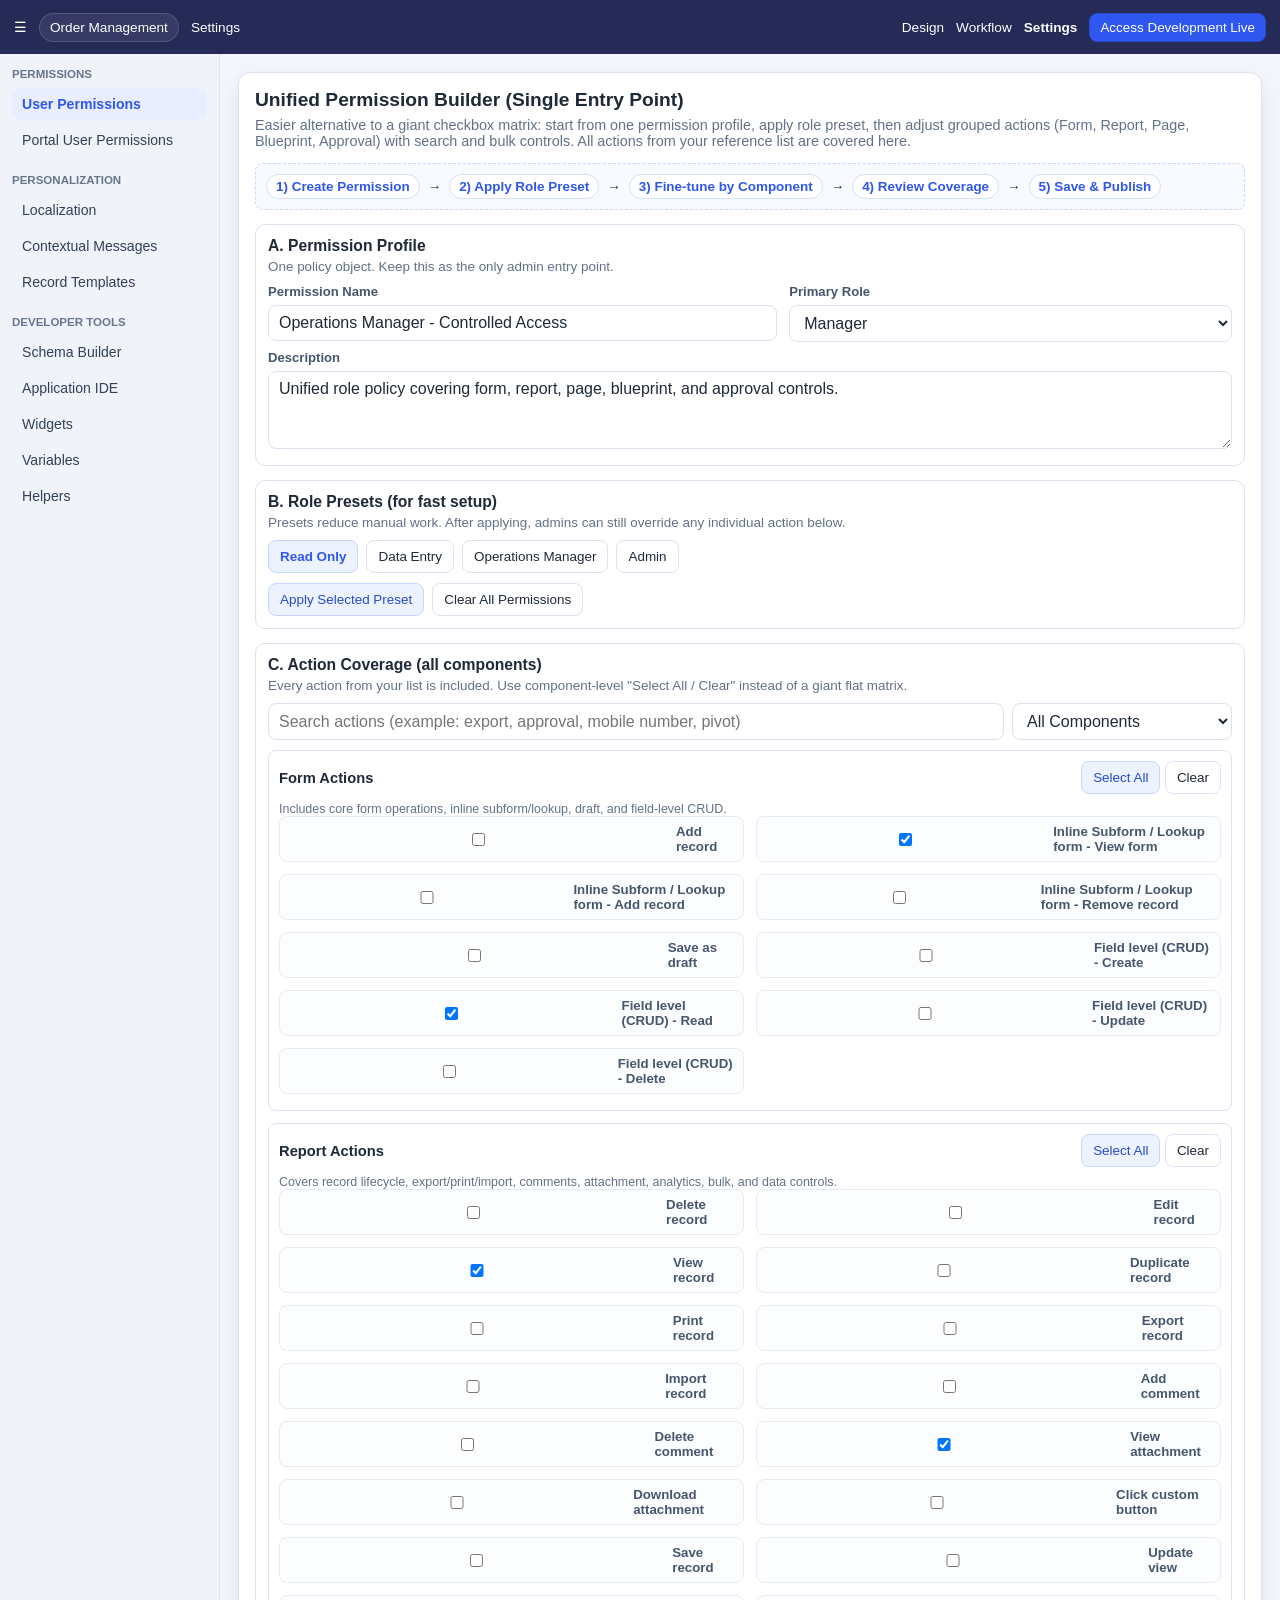
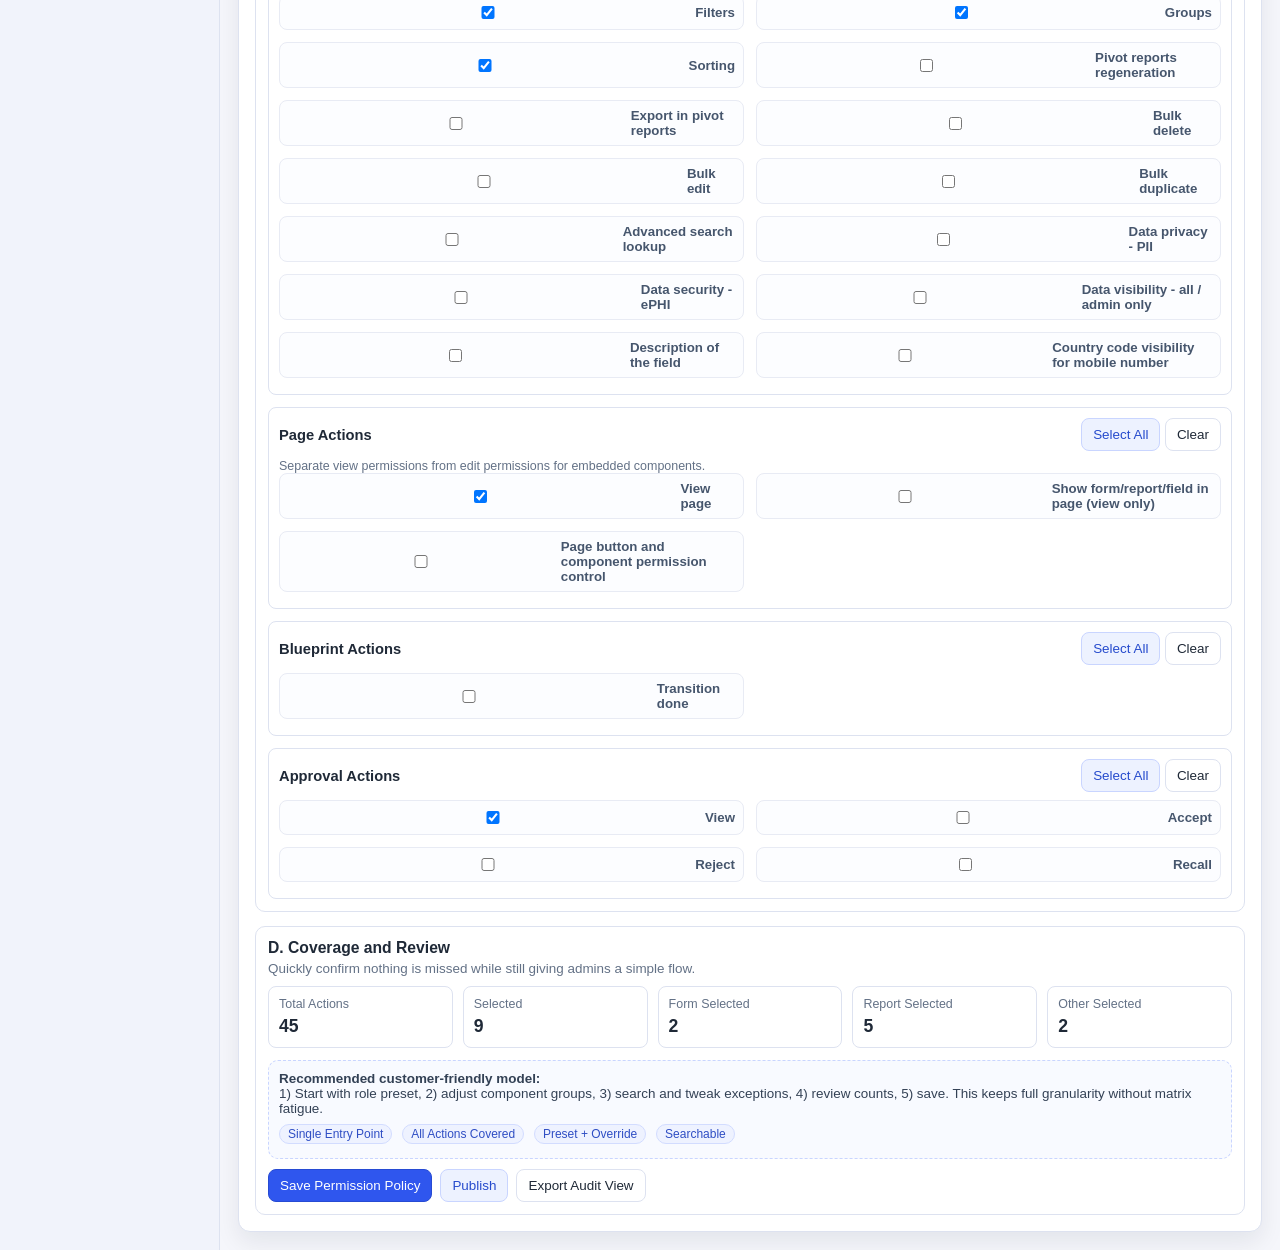
<file: index.html>
<!DOCTYPE html>
<html lang="en">
<head>
  <meta charset="UTF-8" />
  <meta name="viewport" content="width=device-width, initial-scale=1.0" />
  <title>Permission Builder - Unified RBAC UX</title>
  <style>
    :root {
      --bg: #f5f6fb;
      --surface: #ffffff;
      --line: #dde2f0;
      --text: #1f2937;
      --muted: #637186;
      --primary: #2f56ee;
      --primary-soft: #edf2ff;
      --success: #15803d;
      --topbar: #252a57;
      --radius: 10px;
      --shadow: 0 10px 24px rgba(15, 23, 42, 0.08);
    }

    * { box-sizing: border-box; }

    body {
      margin: 0;
      background: var(--bg);
      color: var(--text);
      font-family: Inter, "Segoe UI", Roboto, Arial, sans-serif;
    }

    .topbar {
      height: 54px;
      background: var(--topbar);
      color: #fff;
      display: flex;
      align-items: center;
      justify-content: space-between;
      padding: 0 14px;
      position: sticky;
      top: 0;
      z-index: 10;
    }

    .topbar .left,
    .topbar .right {
      display: flex;
      align-items: center;
      gap: 12px;
      font-size: 0.85rem;
    }

    .app-chip {
      border: 1px solid rgba(255, 255, 255, 0.15);
      border-radius: 999px;
      padding: 6px 10px;
      background: rgba(255, 255, 255, 0.08);
    }

    .shell {
      display: grid;
      grid-template-columns: 220px 1fr;
      min-height: calc(100vh - 54px);
    }

    .sidebar {
      border-right: 1px solid var(--line);
      background: #f1f3fb;
      padding: 14px 12px;
    }

    .side-group { margin-bottom: 18px; }

    .side-label {
      color: #67758d;
      font-size: 0.72rem;
      font-weight: 700;
      text-transform: uppercase;
      margin-bottom: 8px;
    }

    .side-item {
      font-size: 0.88rem;
      color: #324155;
      border-radius: 8px;
      padding: 8px 10px;
      margin-bottom: 4px;
    }

    .side-item.active {
      background: #e8eeff;
      color: var(--primary);
      font-weight: 600;
    }

    .content {
      padding: 18px;
      overflow: auto;
    }

    .page-card {
      background: var(--surface);
      border: 1px solid var(--line);
      border-radius: 12px;
      box-shadow: var(--shadow);
      padding: 16px;
    }

    h1 {
      margin: 0;
      font-size: 1.2rem;
    }

    .subtitle {
      margin: 6px 0 0;
      color: var(--muted);
      font-size: 0.9rem;
      max-width: 940px;
    }

    .flow {
      margin-top: 14px;
      border: 1px dashed #cad5fb;
      background: #f8faff;
      border-radius: 8px;
      padding: 10px;
      display: flex;
      flex-wrap: wrap;
      gap: 8px;
      align-items: center;
      font-size: 0.84rem;
    }

    .step {
      border: 1px solid #d6dffc;
      background: #fff;
      color: #2f56ee;
      border-radius: 999px;
      padding: 4px 9px;
      font-weight: 600;
    }

    .section {
      margin-top: 14px;
      border: 1px solid var(--line);
      border-radius: var(--radius);
      background: #fff;
      padding: 12px;
    }

    .section h2 {
      margin: 0;
      font-size: 0.98rem;
    }

    .note {
      margin: 4px 0 10px;
      color: var(--muted);
      font-size: 0.84rem;
    }

    .grid {
      display: grid;
      gap: 12px;
    }

    .grid.two { grid-template-columns: 1.15fr 1fr; }
    .grid.three { grid-template-columns: repeat(3, minmax(160px, 1fr)); }

    label {
      display: block;
      margin-bottom: 6px;
      color: #46566d;
      font-size: 0.82rem;
      font-weight: 600;
    }

    input, textarea, select {
      width: 100%;
      border: 1px solid var(--line);
      border-radius: 8px;
      padding: 8px 10px;
      font: inherit;
      background: #fff;
      color: var(--text);
    }

    textarea {
      resize: vertical;
      min-height: 78px;
    }

    button {
      border: 1px solid var(--line);
      background: #fff;
      color: var(--text);
      border-radius: 8px;
      padding: 8px 11px;
      font-size: 0.84rem;
      cursor: pointer;
    }

    .primary {
      background: var(--primary);
      border-color: #274bd3;
      color: #fff;
    }

    .ghost {
      background: var(--primary-soft);
      border-color: #c9d5ff;
      color: #264bcd;
    }

    .actions {
      margin-top: 10px;
      display: flex;
      gap: 8px;
      flex-wrap: wrap;
    }

    .preset-row {
      display: flex;
      flex-wrap: wrap;
      gap: 8px;
      margin-top: 8px;
    }

    .preset-btn.active {
      border-color: #c7d4ff;
      background: var(--primary-soft);
      color: var(--primary);
      font-weight: 600;
    }

    .card {
      border: 1px solid var(--line);
      border-radius: 8px;
      padding: 10px;
      background: #fff;
    }

    .card h3 {
      margin: 0;
      font-size: 0.92rem;
    }

    .card-top {
      display: flex;
      justify-content: space-between;
      align-items: center;
      gap: 8px;
      flex-wrap: wrap;
      margin-bottom: 8px;
    }

    .tiny {
      color: var(--muted);
      font-size: 0.78rem;
    }

    .check-grid {
      display: grid;
      grid-template-columns: repeat(2, minmax(220px, 1fr));
      gap: 6px 12px;
    }

    .check-item {
      border: 1px solid #e8ebf4;
      border-radius: 8px;
      padding: 7px 8px;
      font-size: 0.83rem;
      display: flex;
      align-items: center;
      gap: 8px;
      background: #fcfdff;
    }

    .check-item.hide {
      display: none;
    }

    .search-wrap {
      display: grid;
      grid-template-columns: 1fr 220px;
      gap: 8px;
      margin-bottom: 10px;
    }

    .summary {
      display: grid;
      grid-template-columns: repeat(5, minmax(120px, 1fr));
      gap: 10px;
      margin-top: 10px;
    }

    .metric {
      border: 1px solid var(--line);
      border-radius: 8px;
      padding: 10px;
      background: #fff;
    }

    .metric .name {
      color: var(--muted);
      font-size: 0.78rem;
    }

    .metric .value {
      margin-top: 5px;
      font-size: 1.1rem;
      font-weight: 700;
    }

    .review {
      border: 1px dashed #c9d5ff;
      border-radius: 10px;
      background: #f8faff;
      padding: 10px;
      margin-top: 12px;
      font-size: 0.84rem;
      color: #334155;
    }

    .chip {
      display: inline-block;
      border: 1px solid #d2dcff;
      background: #eef2ff;
      color: #2f4ec4;
      border-radius: 999px;
      padding: 2px 8px;
      font-size: 0.75rem;
      margin-right: 6px;
      margin-bottom: 4px;
    }

    @media (max-width: 1180px) {
      .shell { grid-template-columns: 1fr; }
      .sidebar { border-right: 0; border-bottom: 1px solid var(--line); }
      .grid.two, .grid.three, .summary, .search-wrap { grid-template-columns: 1fr; }
      .check-grid { grid-template-columns: 1fr; }
    }
  </style>
</head>
<body>
  <header class="topbar">
    <div class="left">
      <span>☰</span>
      <span class="app-chip">Order Management</span>
      <span>Settings</span>
    </div>
    <div class="right">
      <span>Design</span>
      <span>Workflow</span>
      <strong>Settings</strong>
      <button class="primary" style="padding: 6px 10px;">Access Development Live</button>
    </div>
  </header>

  <div class="shell">
    <aside class="sidebar">
      <div class="side-group">
        <div class="side-label">Permissions</div>
        <div class="side-item active">User Permissions</div>
        <div class="side-item">Portal User Permissions</div>
      </div>
      <div class="side-group">
        <div class="side-label">Personalization</div>
        <div class="side-item">Localization</div>
        <div class="side-item">Contextual Messages</div>
        <div class="side-item">Record Templates</div>
      </div>
      <div class="side-group">
        <div class="side-label">Developer Tools</div>
        <div class="side-item">Schema Builder</div>
        <div class="side-item">Application IDE</div>
        <div class="side-item">Widgets</div>
        <div class="side-item">Variables</div>
        <div class="side-item">Helpers</div>
      </div>
    </aside>

    <main class="content">
      <section class="page-card">
        <h1>Unified Permission Builder (Single Entry Point)</h1>
        <p class="subtitle">
          Easier alternative to a giant checkbox matrix: start from one permission profile, apply role preset,
          then adjust grouped actions (Form, Report, Page, Blueprint, Approval) with search and bulk controls.
          All actions from your reference list are covered here.
        </p>

        <div class="flow">
          <span class="step">1) Create Permission</span>
          <span>→</span>
          <span class="step">2) Apply Role Preset</span>
          <span>→</span>
          <span class="step">3) Fine-tune by Component</span>
          <span>→</span>
          <span class="step">4) Review Coverage</span>
          <span>→</span>
          <span class="step">5) Save & Publish</span>
        </div>

        <section class="section">
          <h2>A. Permission Profile</h2>
          <p class="note">One policy object. Keep this as the only admin entry point.</p>
          <div class="grid two">
            <div>
              <label for="permissionName">Permission Name</label>
              <input id="permissionName" value="Operations Manager - Controlled Access" />
            </div>
            <div>
              <label for="roleTarget">Primary Role</label>
              <select id="roleTarget">
                <option>Manager</option>
                <option>Sales Rep</option>
                <option>Support Executive</option>
                <option>CEO</option>
              </select>
            </div>
          </div>
          <div style="margin-top: 8px;">
            <label for="permissionDescription">Description</label>
            <textarea id="permissionDescription">Unified role policy covering form, report, page, blueprint, and approval controls.</textarea>
          </div>
        </section>

        <section class="section">
          <h2>B. Role Presets (for fast setup)</h2>
          <p class="note">
            Presets reduce manual work. After applying, admins can still override any individual action below.
          </p>
          <div class="preset-row">
            <button class="preset-btn active" data-preset="read">Read Only</button>
            <button class="preset-btn" data-preset="entry">Data Entry</button>
            <button class="preset-btn" data-preset="ops">Operations Manager</button>
            <button class="preset-btn" data-preset="admin">Admin</button>
          </div>
          <div class="actions">
            <button class="ghost" id="applyPreset">Apply Selected Preset</button>
            <button id="clearAll">Clear All Permissions</button>
          </div>
        </section>

        <section class="section">
          <h2>C. Action Coverage (all components)</h2>
          <p class="note">
            Every action from your list is included. Use component-level "Select All / Clear" instead of a giant flat matrix.
          </p>

          <div class="search-wrap">
            <input id="searchAction" placeholder="Search actions (example: export, approval, mobile number, pivot)" />
            <select id="componentFilter">
              <option value="all">All Components</option>
              <option value="form">Form</option>
              <option value="report">Report</option>
              <option value="page">Page</option>
              <option value="blueprint">Blueprint</option>
              <option value="approval">Approval</option>
            </select>
          </div>

          <div class="grid">
            <div class="card component-card" data-component="form">
              <div class="card-top">
                <h3>Form Actions</h3>
                <div>
                  <button class="ghost component-select" data-target="form">Select All</button>
                  <button class="component-clear" data-target="form">Clear</button>
                </div>
              </div>
              <div class="tiny">Includes core form operations, inline subform/lookup, draft, and field-level CRUD.</div>
              <div class="check-grid">
                <label class="check-item"><input type="checkbox" class="perm-check" data-component="form" data-level="2" id="form-add-record"> Add record</label>
                <label class="check-item"><input type="checkbox" class="perm-check" data-component="form" data-level="1" id="form-inline-view"> Inline Subform / Lookup form - View form</label>
                <label class="check-item"><input type="checkbox" class="perm-check" data-component="form" data-level="2" id="form-inline-add"> Inline Subform / Lookup form - Add record</label>
                <label class="check-item"><input type="checkbox" class="perm-check" data-component="form" data-level="3" id="form-inline-remove"> Inline Subform / Lookup form - Remove record</label>
                <label class="check-item"><input type="checkbox" class="perm-check" data-component="form" data-level="2" id="form-save-draft"> Save as draft</label>
                <label class="check-item"><input type="checkbox" class="perm-check" data-component="form" data-level="2" id="form-field-create"> Field level (CRUD) - Create</label>
                <label class="check-item"><input type="checkbox" class="perm-check" data-component="form" data-level="1" id="form-field-read"> Field level (CRUD) - Read</label>
                <label class="check-item"><input type="checkbox" class="perm-check" data-component="form" data-level="3" id="form-field-update"> Field level (CRUD) - Update</label>
                <label class="check-item"><input type="checkbox" class="perm-check" data-component="form" data-level="4" id="form-field-delete"> Field level (CRUD) - Delete</label>
              </div>
            </div>

            <div class="card component-card" data-component="report">
              <div class="card-top">
                <h3>Report Actions</h3>
                <div>
                  <button class="ghost component-select" data-target="report">Select All</button>
                  <button class="component-clear" data-target="report">Clear</button>
                </div>
              </div>
              <div class="tiny">Covers record lifecycle, export/print/import, comments, attachment, analytics, bulk, and data controls.</div>
              <div class="check-grid">
                <label class="check-item"><input type="checkbox" class="perm-check" data-component="report" data-level="4" id="report-delete-record"> Delete record</label>
                <label class="check-item"><input type="checkbox" class="perm-check" data-component="report" data-level="3" id="report-edit-record"> Edit record</label>
                <label class="check-item"><input type="checkbox" class="perm-check" data-component="report" data-level="1" id="report-view-record"> View record</label>
                <label class="check-item"><input type="checkbox" class="perm-check" data-component="report" data-level="2" id="report-duplicate-record"> Duplicate record</label>
                <label class="check-item"><input type="checkbox" class="perm-check" data-component="report" data-level="2" id="report-print-record"> Print record</label>
                <label class="check-item"><input type="checkbox" class="perm-check" data-component="report" data-level="2" id="report-export-record"> Export record</label>
                <label class="check-item"><input type="checkbox" class="perm-check" data-component="report" data-level="3" id="report-import-record"> Import record</label>
                <label class="check-item"><input type="checkbox" class="perm-check" data-component="report" data-level="2" id="report-add-comment"> Add comment</label>
                <label class="check-item"><input type="checkbox" class="perm-check" data-component="report" data-level="3" id="report-delete-comment"> Delete comment</label>
                <label class="check-item"><input type="checkbox" class="perm-check" data-component="report" data-level="1" id="report-view-attachment"> View attachment</label>
                <label class="check-item"><input type="checkbox" class="perm-check" data-component="report" data-level="2" id="report-download-attachment"> Download attachment</label>
                <label class="check-item"><input type="checkbox" class="perm-check" data-component="report" data-level="3" id="report-click-custom-button"> Click custom button</label>
                <label class="check-item"><input type="checkbox" class="perm-check" data-component="report" data-level="2" id="report-save-record"> Save record</label>
                <label class="check-item"><input type="checkbox" class="perm-check" data-component="report" data-level="3" id="report-update-view"> Update view</label>
                <label class="check-item"><input type="checkbox" class="perm-check" data-component="report" data-level="1" id="report-filters"> Filters</label>
                <label class="check-item"><input type="checkbox" class="perm-check" data-component="report" data-level="1" id="report-groups"> Groups</label>
                <label class="check-item"><input type="checkbox" class="perm-check" data-component="report" data-level="1" id="report-sorting"> Sorting</label>
                <label class="check-item"><input type="checkbox" class="perm-check" data-component="report" data-level="3" id="report-pivot-regeneration"> Pivot reports regeneration</label>
                <label class="check-item"><input type="checkbox" class="perm-check" data-component="report" data-level="2" id="report-export-pivot"> Export in pivot reports</label>
                <label class="check-item"><input type="checkbox" class="perm-check" data-component="report" data-level="4" id="report-bulk-delete"> Bulk delete</label>
                <label class="check-item"><input type="checkbox" class="perm-check" data-component="report" data-level="3" id="report-bulk-edit"> Bulk edit</label>
                <label class="check-item"><input type="checkbox" class="perm-check" data-component="report" data-level="3" id="report-bulk-duplicate"> Bulk duplicate</label>
                <label class="check-item"><input type="checkbox" class="perm-check" data-component="report" data-level="2" id="report-advanced-search-lookup"> Advanced search lookup</label>
                <label class="check-item"><input type="checkbox" class="perm-check" data-component="report" data-level="4" id="report-data-privacy-pii"> Data privacy - PII</label>
                <label class="check-item"><input type="checkbox" class="perm-check" data-component="report" data-level="4" id="report-data-security-ephi"> Data security - ePHI</label>
                <label class="check-item"><input type="checkbox" class="perm-check" data-component="report" data-level="4" id="report-data-visibility-admin-only"> Data visibility - all / admin only</label>
                <label class="check-item"><input type="checkbox" class="perm-check" data-component="report" data-level="2" id="report-field-description"> Description of the field</label>
                <label class="check-item"><input type="checkbox" class="perm-check" data-component="report" data-level="3" id="report-country-code-mobile"> Country code visibility for mobile number</label>
              </div>
            </div>

            <div class="card component-card" data-component="page">
              <div class="card-top">
                <h3>Page Actions</h3>
                <div>
                  <button class="ghost component-select" data-target="page">Select All</button>
                  <button class="component-clear" data-target="page">Clear</button>
                </div>
              </div>
              <div class="tiny">Separate view permissions from edit permissions for embedded components.</div>
              <div class="check-grid">
                <label class="check-item"><input type="checkbox" class="perm-check" data-component="page" data-level="1" id="page-view-page"> View page</label>
                <label class="check-item"><input type="checkbox" class="perm-check" data-component="page" data-level="2" id="page-show-components-view-only"> Show form/report/field in page (view only)</label>
                <label class="check-item"><input type="checkbox" class="perm-check" data-component="page" data-level="3" id="page-button-component-control"> Page button and component permission control</label>
              </div>
            </div>

            <div class="card component-card" data-component="blueprint">
              <div class="card-top">
                <h3>Blueprint Actions</h3>
                <div>
                  <button class="ghost component-select" data-target="blueprint">Select All</button>
                  <button class="component-clear" data-target="blueprint">Clear</button>
                </div>
              </div>
              <div class="check-grid">
                <label class="check-item"><input type="checkbox" class="perm-check" data-component="blueprint" data-level="3" id="blueprint-transition-done"> Transition done</label>
              </div>
            </div>

            <div class="card component-card" data-component="approval">
              <div class="card-top">
                <h3>Approval Actions</h3>
                <div>
                  <button class="ghost component-select" data-target="approval">Select All</button>
                  <button class="component-clear" data-target="approval">Clear</button>
                </div>
              </div>
              <div class="check-grid">
                <label class="check-item"><input type="checkbox" class="perm-check" data-component="approval" data-level="1" id="approval-view"> View</label>
                <label class="check-item"><input type="checkbox" class="perm-check" data-component="approval" data-level="2" id="approval-accept"> Accept</label>
                <label class="check-item"><input type="checkbox" class="perm-check" data-component="approval" data-level="2" id="approval-reject"> Reject</label>
                <label class="check-item"><input type="checkbox" class="perm-check" data-component="approval" data-level="3" id="approval-recall"> Recall</label>
              </div>
            </div>
          </div>
        </section>

        <section class="section">
          <h2>D. Coverage and Review</h2>
          <p class="note">Quickly confirm nothing is missed while still giving admins a simple flow.</p>
          <div class="summary">
            <div class="metric">
              <div class="name">Total Actions</div>
              <div class="value" id="totalActions">46</div>
            </div>
            <div class="metric">
              <div class="name">Selected</div>
              <div class="value" id="selectedActions">0</div>
            </div>
            <div class="metric">
              <div class="name">Form Selected</div>
              <div class="value" id="formCount">0</div>
            </div>
            <div class="metric">
              <div class="name">Report Selected</div>
              <div class="value" id="reportCount">0</div>
            </div>
            <div class="metric">
              <div class="name">Other Selected</div>
              <div class="value" id="otherCount">0</div>
            </div>
          </div>

          <div class="review">
            <strong>Recommended customer-friendly model:</strong><br />
            1) Start with role preset, 2) adjust component groups, 3) search and tweak exceptions,
            4) review counts, 5) save. This keeps full granularity without matrix fatigue.
            <div style="margin-top: 8px;">
              <span class="chip">Single Entry Point</span>
              <span class="chip">All Actions Covered</span>
              <span class="chip">Preset + Override</span>
              <span class="chip">Searchable</span>
            </div>
          </div>

          <div class="actions">
            <button class="primary">Save Permission Policy</button>
            <button class="ghost">Publish</button>
            <button>Export Audit View</button>
          </div>
        </section>
      </section>
    </main>
  </div>

  <script>
    const checks = Array.from(document.querySelectorAll(".perm-check"));
    const presetButtons = Array.from(document.querySelectorAll(".preset-btn"));
    const applyPresetBtn = document.getElementById("applyPreset");
    const clearAllBtn = document.getElementById("clearAll");
    const searchInput = document.getElementById("searchAction");
    const componentFilter = document.getElementById("componentFilter");
    const componentCards = Array.from(document.querySelectorAll(".component-card"));

    let selectedPreset = "read";

    function setActivePreset(preset) {
      selectedPreset = preset;
      presetButtons.forEach((btn) => {
        btn.classList.toggle("active", btn.dataset.preset === preset);
      });
    }

    presetButtons.forEach((btn) => {
      btn.addEventListener("click", () => setActivePreset(btn.dataset.preset));
    });

    function applyPreset() {
      const levelMap = { read: 1, entry: 2, ops: 3, admin: 4 };
      const maxLevel = levelMap[selectedPreset] || 1;
      checks.forEach((check) => {
        check.checked = Number(check.dataset.level) <= maxLevel;
      });
      updateSummary();
    }

    applyPresetBtn.addEventListener("click", applyPreset);

    clearAllBtn.addEventListener("click", () => {
      checks.forEach((check) => {
        check.checked = false;
      });
      updateSummary();
    });

    document.querySelectorAll(".component-select").forEach((btn) => {
      btn.addEventListener("click", () => {
        const target = btn.dataset.target;
        checks.forEach((check) => {
          if (check.dataset.component === target) {
            check.checked = true;
          }
        });
        updateSummary();
      });
    });

    document.querySelectorAll(".component-clear").forEach((btn) => {
      btn.addEventListener("click", () => {
        const target = btn.dataset.target;
        checks.forEach((check) => {
          if (check.dataset.component === target) {
            check.checked = false;
          }
        });
        updateSummary();
      });
    });

    checks.forEach((check) => {
      check.addEventListener("change", updateSummary);
    });

    function updateSummary() {
      const total = checks.length;
      const selected = checks.filter((check) => check.checked).length;
      const formSelected = checks.filter((check) => check.checked && check.dataset.component === "form").length;
      const reportSelected = checks.filter((check) => check.checked && check.dataset.component === "report").length;
      const otherSelected = selected - formSelected - reportSelected;

      document.getElementById("totalActions").textContent = String(total);
      document.getElementById("selectedActions").textContent = String(selected);
      document.getElementById("formCount").textContent = String(formSelected);
      document.getElementById("reportCount").textContent = String(reportSelected);
      document.getElementById("otherCount").textContent = String(otherSelected);
    }

    function applySearchFilter() {
      const query = searchInput.value.trim().toLowerCase();
      const filter = componentFilter.value;

      componentCards.forEach((card) => {
        const cardComponent = card.dataset.component;
        const componentMatch = filter === "all" || filter === cardComponent;

        const items = Array.from(card.querySelectorAll(".check-item"));
        let visibleCount = 0;

        items.forEach((item) => {
          const text = item.textContent.toLowerCase();
          const textMatch = !query || text.includes(query);
          const show = componentMatch && textMatch;
          item.classList.toggle("hide", !show);
          if (show) visibleCount += 1;
        });

        card.style.display = visibleCount > 0 ? "block" : "none";
      });
    }

    searchInput.addEventListener("input", applySearchFilter);
    componentFilter.addEventListener("change", applySearchFilter);

    setActivePreset("read");
    applyPreset();
  </script>
</body>
</html>
</file>
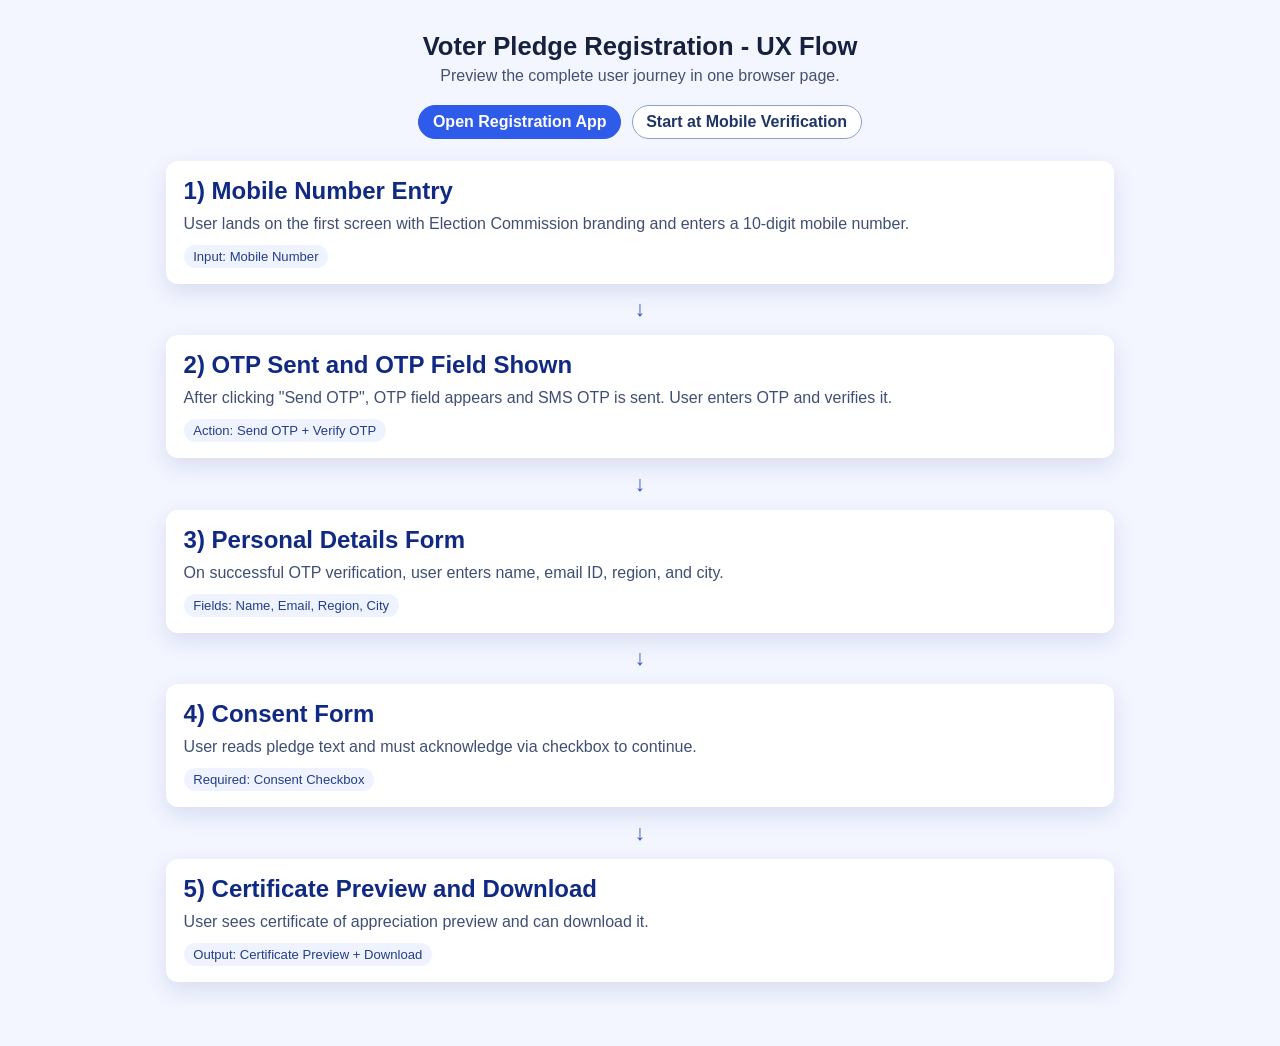
<file: ux-flow.html>
<!doctype html>
<html lang="en">
  <head>
    <meta charset="UTF-8" />
    <meta name="viewport" content="width=device-width, initial-scale=1.0" />
    <title>Voter Pledge UX Flow</title>
    <style>
      :root {
        color-scheme: light;
      }

      * {
        box-sizing: border-box;
      }

      body {
        margin: 0;
        font-family: Arial, Helvetica, sans-serif;
        background: #f3f6ff;
        color: #16213e;
      }

      .shell {
        max-width: 980px;
        margin: 2rem auto;
        padding: 0 1rem 2rem;
      }

      .header {
        text-align: center;
        margin-bottom: 1.2rem;
      }

      .header h1 {
        margin: 0 0 0.4rem;
        font-size: 1.6rem;
      }

      .header p {
        margin: 0;
        color: #44516e;
      }

      .actions {
        display: flex;
        justify-content: center;
        gap: 0.65rem;
        margin: 1rem 0 1.35rem;
        flex-wrap: wrap;
      }

      .btn {
        border: 1px solid #8ca0cf;
        border-radius: 999px;
        text-decoration: none;
        padding: 0.45rem 0.85rem;
        font-weight: 600;
        color: #1f3568;
        background: #fff;
      }

      .btn-primary {
        background: #2f5bea;
        border-color: #2f5bea;
        color: #fff;
      }

      .flow-grid {
        display: grid;
        gap: 0.8rem;
      }

      .card {
        background: #fff;
        border-radius: 12px;
        box-shadow: 0 8px 22px rgba(16, 42, 131, 0.12);
        padding: 1rem 1.1rem;
      }

      .step-title {
        margin: 0;
        color: #102a83;
      }

      .step-desc {
        margin: 0.45rem 0 0;
        color: #3f4f73;
        line-height: 1.45;
      }

      .arrow {
        text-align: center;
        font-size: 1.35rem;
        color: #3658c7;
        font-weight: 700;
      }

      .tag {
        display: inline-block;
        margin-top: 0.6rem;
        font-size: 0.82rem;
        background: #eef3ff;
        color: #243e86;
        border-radius: 999px;
        padding: 0.25rem 0.6rem;
      }
    </style>
  </head>
  <body>
    <main class="shell">
      <header class="header">
        <h1>Voter Pledge Registration - UX Flow</h1>
        <p>Preview the complete user journey in one browser page.</p>
      </header>

      <div class="actions">
        <a class="btn btn-primary" href="./index.html">Open Registration App</a>
        <a class="btn" href="./index.html#step-auth">Start at Mobile Verification</a>
      </div>

      <section class="flow-grid" aria-label="Voter registration user flow">
        <article class="card">
          <h2 class="step-title">1) Mobile Number Entry</h2>
          <p class="step-desc">
            User lands on the first screen with Election Commission branding and
            enters a 10-digit mobile number.
          </p>
          <span class="tag">Input: Mobile Number</span>
        </article>

        <div class="arrow" aria-hidden="true">↓</div>

        <article class="card">
          <h2 class="step-title">2) OTP Sent and OTP Field Shown</h2>
          <p class="step-desc">
            After clicking "Send OTP", OTP field appears and SMS OTP is sent.
            User enters OTP and verifies it.
          </p>
          <span class="tag">Action: Send OTP + Verify OTP</span>
        </article>

        <div class="arrow" aria-hidden="true">↓</div>

        <article class="card">
          <h2 class="step-title">3) Personal Details Form</h2>
          <p class="step-desc">
            On successful OTP verification, user enters name, email ID, region,
            and city.
          </p>
          <span class="tag">Fields: Name, Email, Region, City</span>
        </article>

        <div class="arrow" aria-hidden="true">↓</div>

        <article class="card">
          <h2 class="step-title">4) Consent Form</h2>
          <p class="step-desc">
            User reads pledge text and must acknowledge via checkbox to continue.
          </p>
          <span class="tag">Required: Consent Checkbox</span>
        </article>

        <div class="arrow" aria-hidden="true">↓</div>

        <article class="card">
          <h2 class="step-title">5) Certificate Preview and Download</h2>
          <p class="step-desc">
            User sees certificate of appreciation preview and can download it.
          </p>
          <span class="tag">Output: Certificate Preview + Download</span>
        </article>
      </section>
    </main>
  </body>
</html>
</file>
